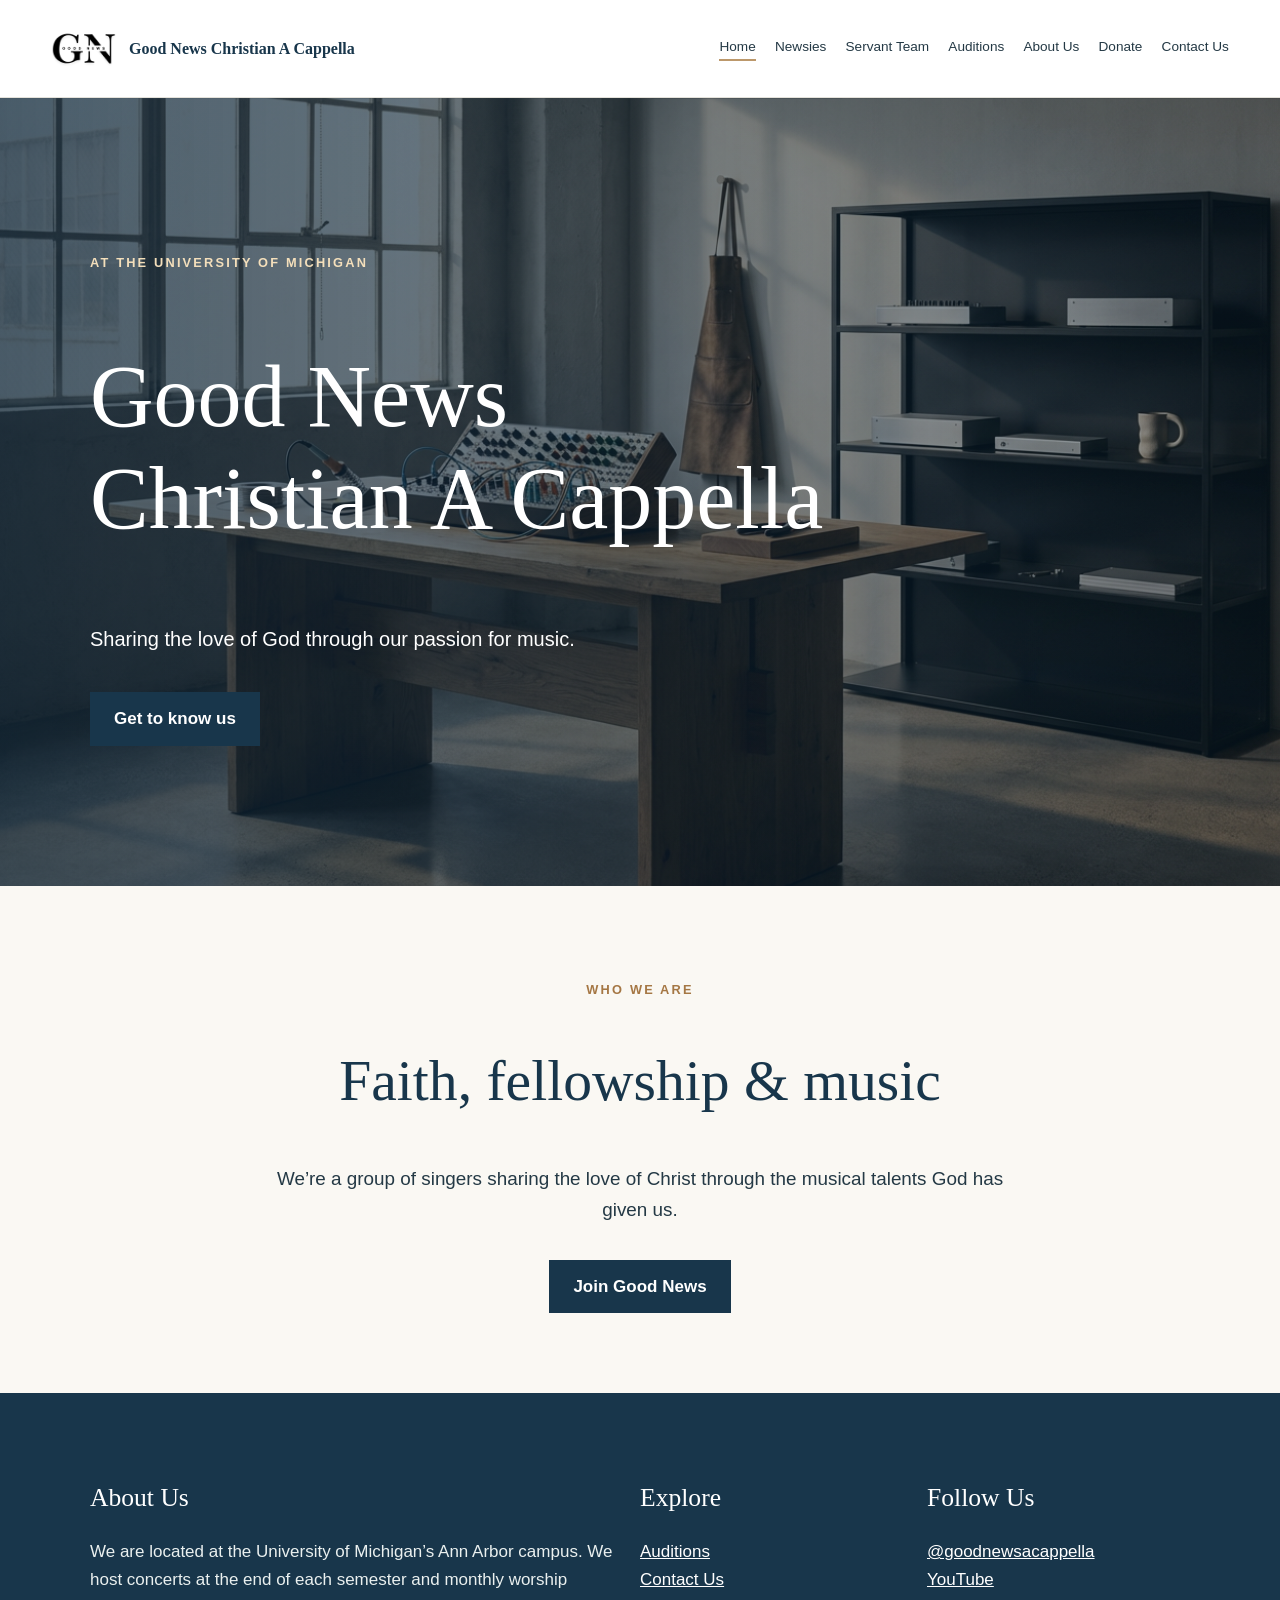
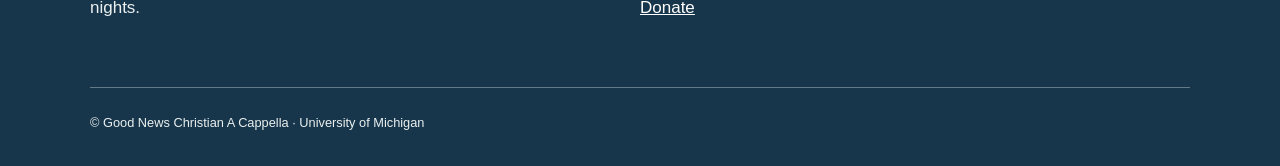
<file: index.html>
<!doctype html><html lang="en"><head><meta charset="utf-8"><meta name="viewport" content="width=device-width,initial-scale=1"><title>Home | Good News Christian A Cappella</title><meta name="description" content="Good News Christian A Cappella at the University of Michigan"><link rel="stylesheet" href="style.css"></head><body><a class="skip" href="#main">Skip to content</a><header class="header"><div class="header-inner"><a class="brand" href="index.html"><img src="photo-00.png" alt="Good News logo">Good News Christian A Cappella</a><button class="menu" aria-expanded="false" aria-controls="navigation">Menu</button><nav id="navigation" class="nav" aria-label="Main navigation"><a href="index.html" aria-current="page">Home</a><a href="newsies.html">Newsies</a><a href="steam.html">Servant Team</a><a href="auditions.html">Auditions</a><a href="about.html">About Us</a><a href="donate.html">Donate</a><a href="contact.html">Contact Us</a></nav></div></header><main id="main"><section class="hero home"><div class="container"><p class="eyebrow">At the University of Michigan</p><h1>Good News<br>Christian A Cappella</h1><p>Sharing the love of God through our passion for music.</p><a class="button" href="about.html">Get to know us</a></div></section><section class="section intro"><div class="narrow"><p class="eyebrow">Who we are</p><h2>Faith, fellowship & music</h2><p>We’re a group of singers sharing the love of Christ through the musical talents God has given us.</p><a class="button" href="auditions.html">Join Good News</a></div></section></main><footer class="footer"><div class="container grid"><div><h3>About Us</h3><p>We are located at the University of Michigan’s Ann Arbor campus. We host concerts at the end of each semester and monthly worship nights.</p></div><div><h3>Explore</h3><a href="auditions.html">Auditions</a><br><a href="contact.html">Contact Us</a><br><a href="donate.html">Donate</a></div><div><h3>Follow Us</h3><a href="https://www.instagram.com/goodnewsacappella/">@goodnewsacappella</a><br><a href="https://www.youtube.com/@goodnewschristianacappella">YouTube</a></div></div><div class="container copyright">© Good News Christian A Cappella · University of Michigan</div></footer><script src="script.js"></script></body></html>
</file>
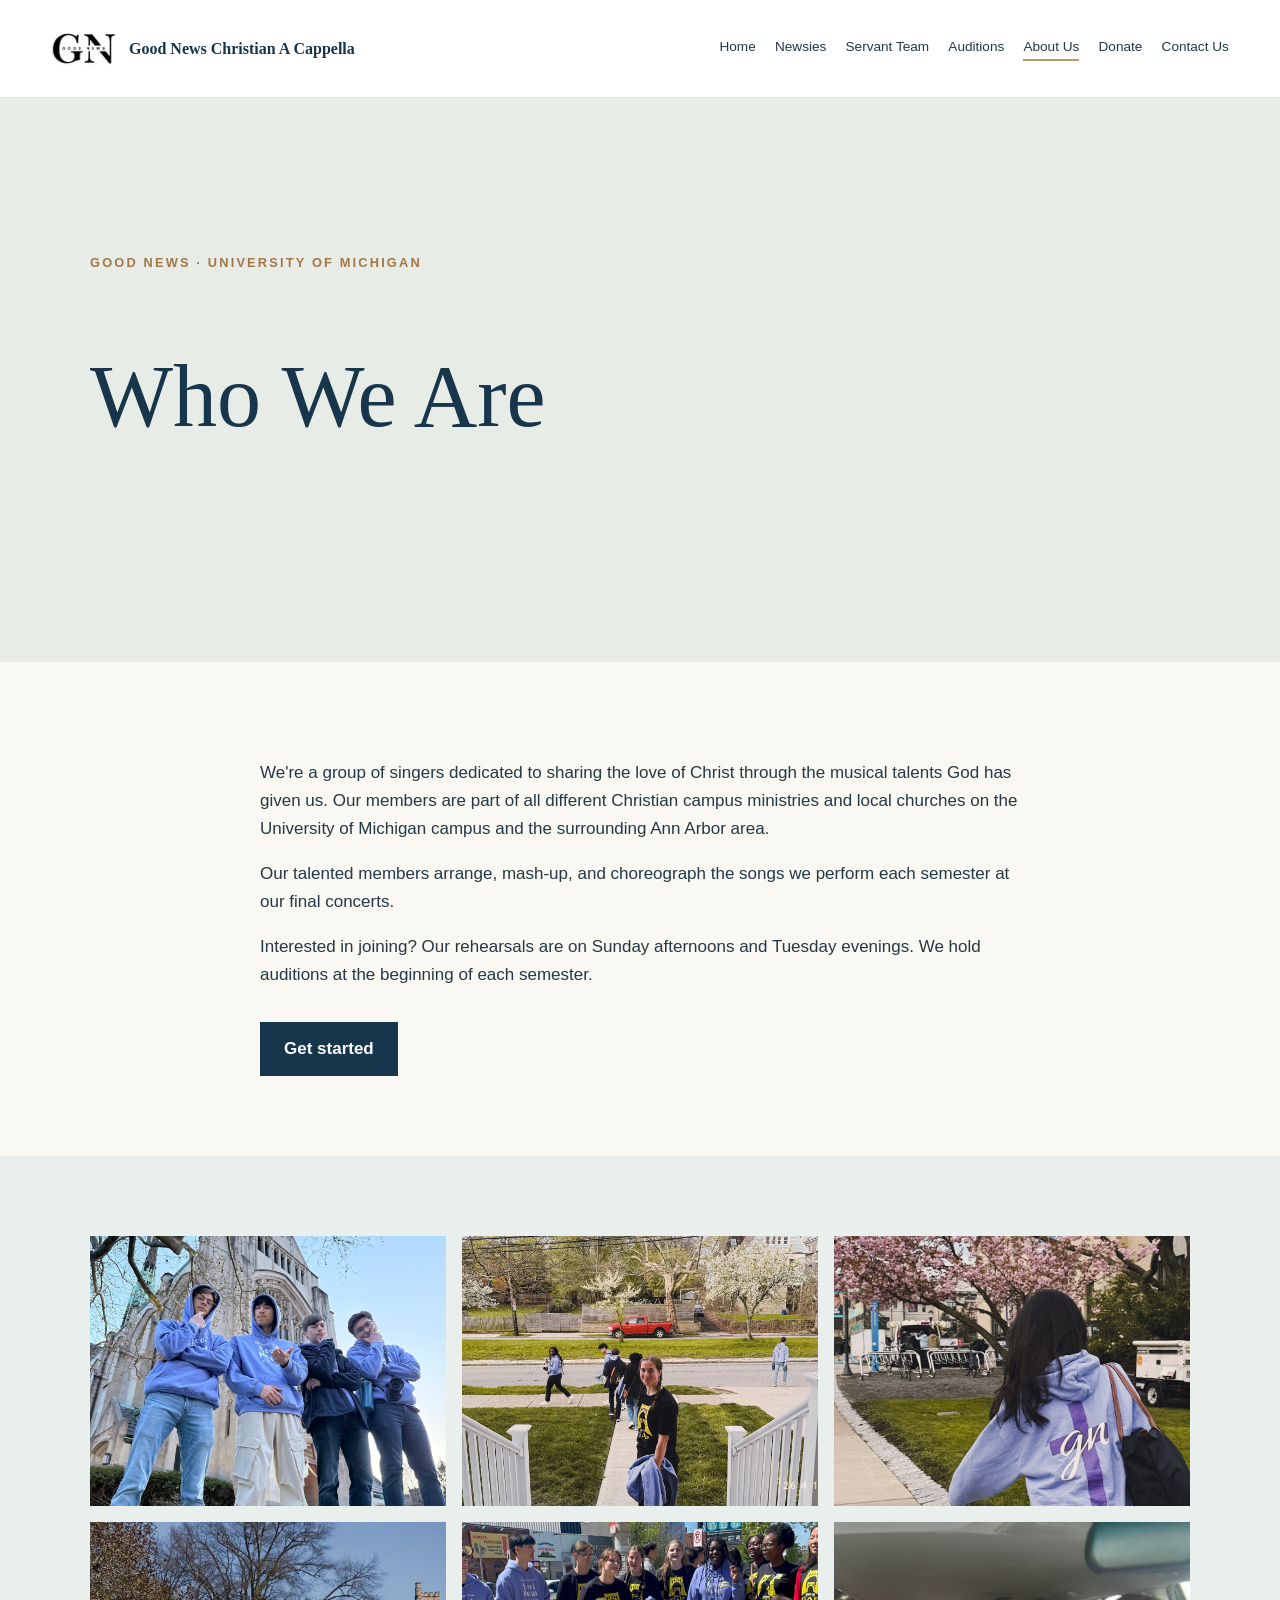
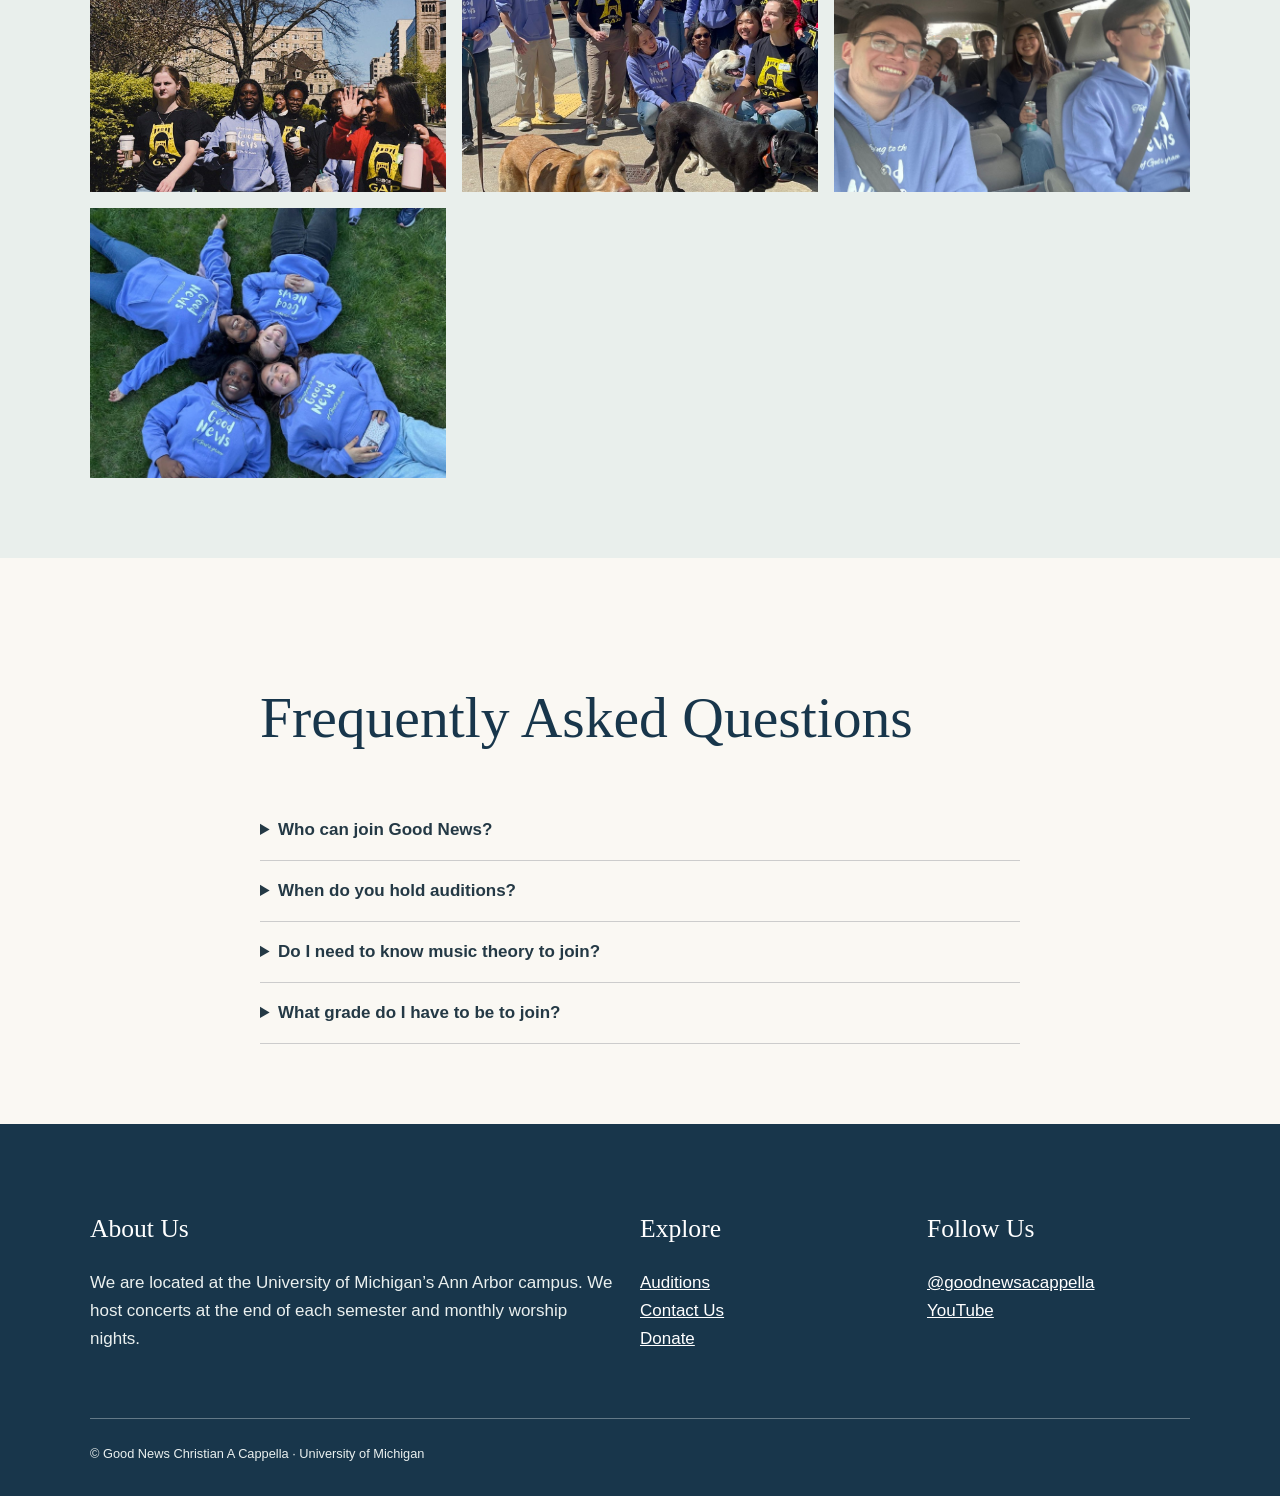
<file: about.html>
<!doctype html><html lang="en"><head><meta charset="utf-8"><meta name="viewport" content="width=device-width,initial-scale=1"><title>About Us | Good News Christian A Cappella</title><meta name="description" content="Good News Christian A Cappella at the University of Michigan"><link rel="stylesheet" href="style.css"></head><body><a class="skip" href="#main">Skip to content</a><header class="header"><div class="header-inner"><a class="brand" href="index.html"><img src="photo-00.png" alt="Good News logo">Good News Christian A Cappella</a><button class="menu" aria-expanded="false" aria-controls="navigation">Menu</button><nav id="navigation" class="nav" aria-label="Main navigation"><a href="index.html">Home</a><a href="newsies.html">Newsies</a><a href="steam.html">Servant Team</a><a href="auditions.html">Auditions</a><a href="about.html" aria-current="page">About Us</a><a href="donate.html">Donate</a><a href="contact.html">Contact Us</a></nav></div></header><main id="main"><section class="hero"><div class="container"><p class="eyebrow">Good News · University of Michigan</p><h1>Who We Are</h1><p></p></div></section><section class="section"><div class="narrow"><p>We&#x27;re a group of singers dedicated to sharing the love of Christ through the musical talents God has given us. Our members are part of all different Christian campus ministries and local churches on the University of Michigan campus and the surrounding Ann Arbor area.</p><p>Our talented members arrange, mash-up, and choreograph the songs we perform each semester at our final concerts.</p><p>Interested in joining? Our rehearsals are on Sunday afternoons and Tuesday evenings. We hold auditions at the beginning of each semester.</p><a class="button" href="auditions.html">Get started</a></div></section><section class="section alt"><div class="container gallery"><img loading="lazy" src="photo-03.jpg" alt="Good News group photo"><img loading="lazy" src="photo-04.jpg" alt="Good News group photo"><img loading="lazy" src="photo-05.jpg" alt="Good News group photo"><img loading="lazy" src="photo-06.jpg" alt="Good News group photo"><img loading="lazy" src="photo-07.jpg" alt="Good News group photo"><img loading="lazy" src="photo-08.jpg" alt="Good News group photo"><img loading="lazy" src="photo-09.jpg" alt="Good News group photo"></div></section><section class="section"><div class="narrow faq"><h2>Frequently Asked Questions</h2><details><summary>Who can join Good News?</summary><p>Anyone who’s a current student at the University of Michigan in Ann Arbor, M is eligible to join. As this is a Christian a cappella group, we encourage Christian students to join and ask for a brief testimony during auditions.</p></details><details><summary>When do you hold auditions?</summary><p>Auditions occur at the beginning of each semester. You can find more information at our Instagram or on our Auditions page. More specific questions? Fill out our contact form, and we’ll be in touch!</p></details><details><summary>Do I need to know music theory to join?</summary><p>Yes, you will likely need a base knowledge of some music theory to join Good News; however, our members have a broad range of experience with reading sheet music. For reference, we typically learn new music in a choir-style format, with time spent in sections to learn parts initially before singing our parts together and refining details as needed.</p></details><details><summary>What grade do I have to be to join?</summary><p>You can be any grade to be involved in Good News! We accept new members from first-semester freshmen to last-semester seniors.</p></details></div></section></main><footer class="footer"><div class="container grid"><div><h3>About Us</h3><p>We are located at the University of Michigan’s Ann Arbor campus. We host concerts at the end of each semester and monthly worship nights.</p></div><div><h3>Explore</h3><a href="auditions.html">Auditions</a><br><a href="contact.html">Contact Us</a><br><a href="donate.html">Donate</a></div><div><h3>Follow Us</h3><a href="https://www.instagram.com/goodnewsacappella/">@goodnewsacappella</a><br><a href="https://www.youtube.com/@goodnewschristianacappella">YouTube</a></div></div><div class="container copyright">© Good News Christian A Cappella · University of Michigan</div></footer><script src="script.js"></script></body></html>
</file>
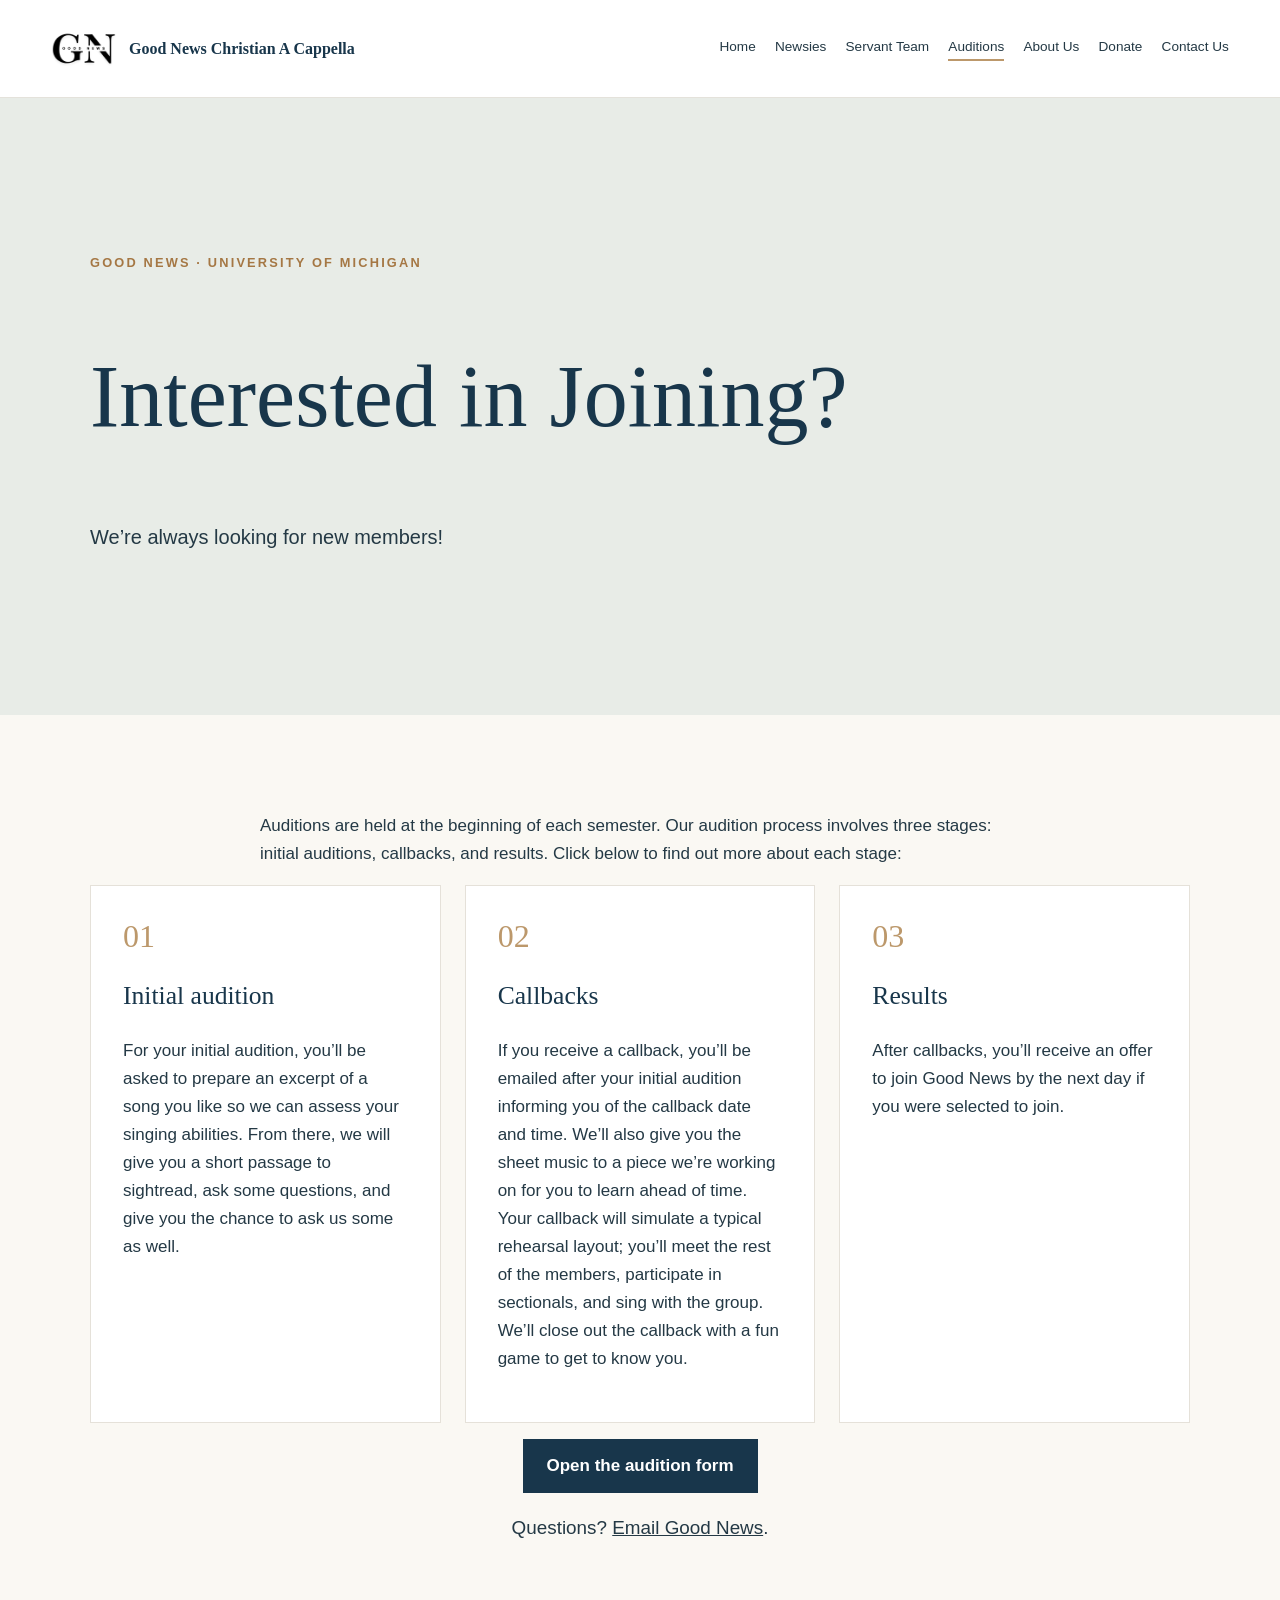
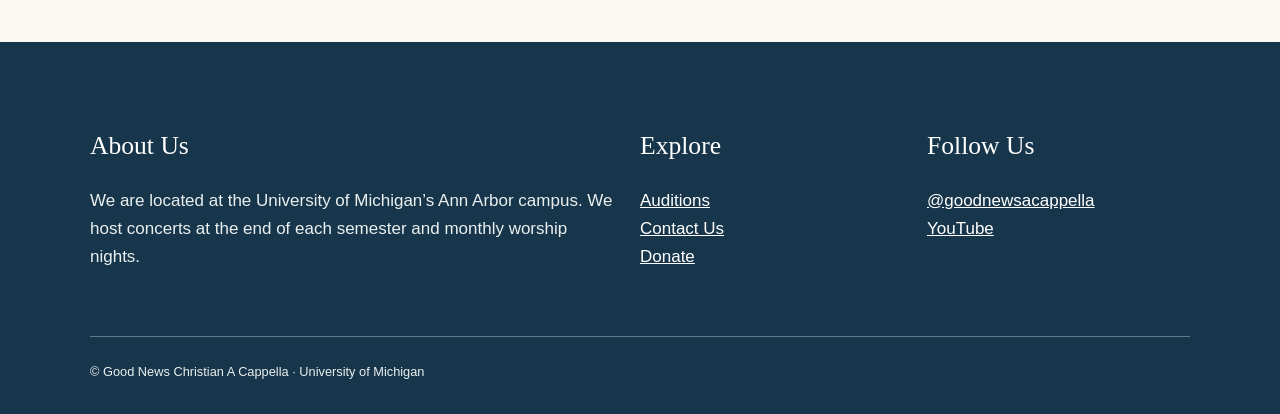
<file: auditions.html>
<!doctype html><html lang="en"><head><meta charset="utf-8"><meta name="viewport" content="width=device-width,initial-scale=1"><title>Auditions | Good News Christian A Cappella</title><meta name="description" content="Good News Christian A Cappella at the University of Michigan"><link rel="stylesheet" href="style.css"></head><body><a class="skip" href="#main">Skip to content</a><header class="header"><div class="header-inner"><a class="brand" href="index.html"><img src="photo-00.png" alt="Good News logo">Good News Christian A Cappella</a><button class="menu" aria-expanded="false" aria-controls="navigation">Menu</button><nav id="navigation" class="nav" aria-label="Main navigation"><a href="index.html">Home</a><a href="newsies.html">Newsies</a><a href="steam.html">Servant Team</a><a href="auditions.html" aria-current="page">Auditions</a><a href="about.html">About Us</a><a href="donate.html">Donate</a><a href="contact.html">Contact Us</a></nav></div></header><main id="main"><section class="hero"><div class="container"><p class="eyebrow">Good News · University of Michigan</p><h1>Interested in Joining?</h1><p>We’re always looking for new members!</p></div></section><section class="section"><div class="narrow"><p>Auditions are held at the beginning of each semester. Our audition process involves three stages: initial auditions, callbacks, and results. Click below to find out more about each stage:</p></div><div class="container grid steps"><div class="card"><h3>Initial audition</h3><p>For your initial audition, you’ll be asked to prepare an excerpt of a song you like so we can assess your singing abilities. From there, we will give you a short passage to sightread, ask some questions, and give you the chance to ask us some as well.</p></div><div class="card"><h3>Callbacks</h3><p>If you receive a callback, you’ll be emailed after your initial audition informing you of the callback date and time. We’ll also give you the sheet music to a piece we’re working on for you to learn ahead of time. Your callback will simulate a typical rehearsal layout; you’ll meet the rest of the members, participate in sectionals, and sing with the group. We’ll close out the callback with a fun game to get to know you.</p></div><div class="card"><h3>Results</h3><p>After callbacks, you’ll receive an offer to join Good News by the next day if you were selected to join.</p></div></div><div class="narrow intro"><a class="button" href="https://docs.google.com/forms/d/e/1FAIpQLSezvTC4o3O2NqvZ-B46i0IhCM-pPlJJK0DXwhvFQxeAk5zfpw/viewform?usp=send_form&amp;utm_source=ig&amp;utm_medium=social&amp;utm_content=link_in_bio" target="_blank" rel="noopener noreferrer">Open the audition form</a><p>Questions? <a href="mailto:goodnewsacap@gmail.com">Email Good News</a>.</p></div></section></main><footer class="footer"><div class="container grid"><div><h3>About Us</h3><p>We are located at the University of Michigan’s Ann Arbor campus. We host concerts at the end of each semester and monthly worship nights.</p></div><div><h3>Explore</h3><a href="auditions.html">Auditions</a><br><a href="contact.html">Contact Us</a><br><a href="donate.html">Donate</a></div><div><h3>Follow Us</h3><a href="https://www.instagram.com/goodnewsacappella/">@goodnewsacappella</a><br><a href="https://www.youtube.com/@goodnewschristianacappella">YouTube</a></div></div><div class="container copyright">© Good News Christian A Cappella · University of Michigan</div></footer><script src="script.js"></script></body></html>
</file>
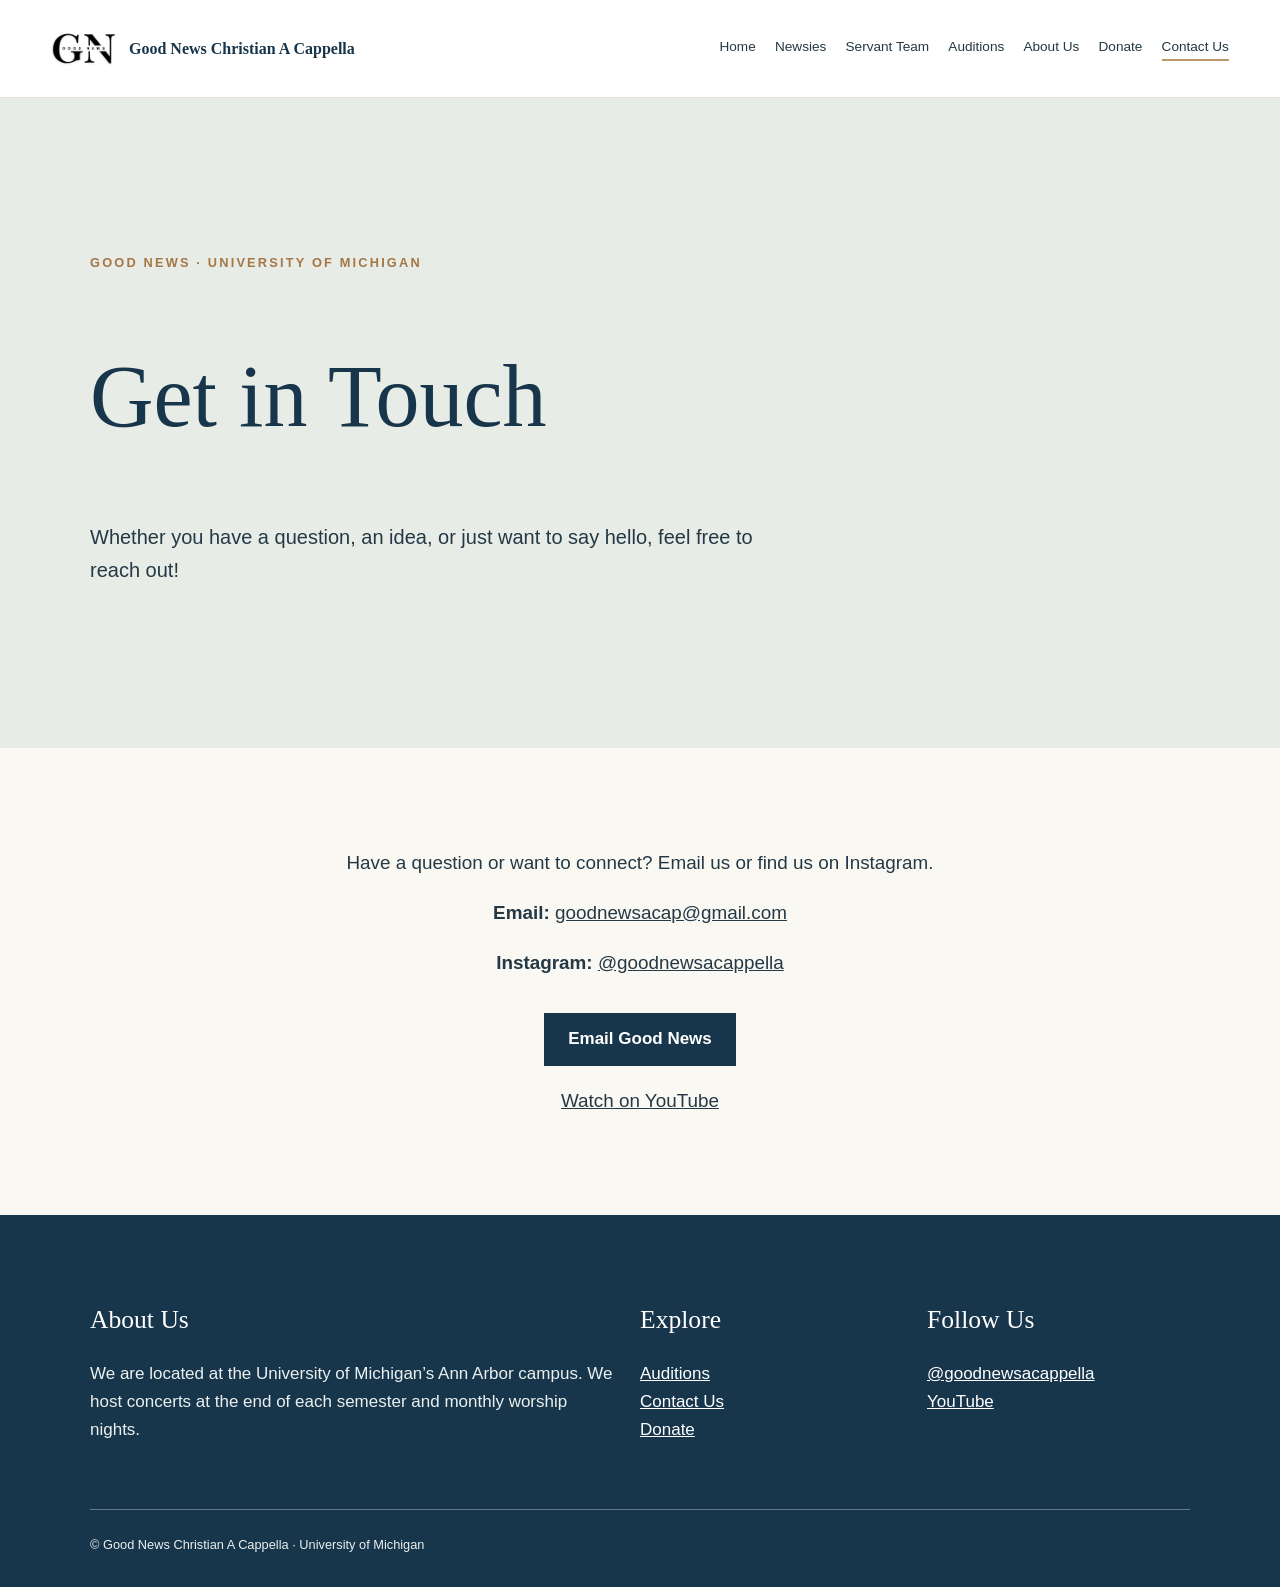
<file: contact.html>
<!doctype html><html lang="en"><head><meta charset="utf-8"><meta name="viewport" content="width=device-width,initial-scale=1"><title>Contact Us | Good News Christian A Cappella</title><meta name="description" content="Good News Christian A Cappella at the University of Michigan"><link rel="stylesheet" href="style.css"></head><body><a class="skip" href="#main">Skip to content</a><header class="header"><div class="header-inner"><a class="brand" href="index.html"><img src="photo-00.png" alt="Good News logo">Good News Christian A Cappella</a><button class="menu" aria-expanded="false" aria-controls="navigation">Menu</button><nav id="navigation" class="nav" aria-label="Main navigation"><a href="index.html">Home</a><a href="newsies.html">Newsies</a><a href="steam.html">Servant Team</a><a href="auditions.html">Auditions</a><a href="about.html">About Us</a><a href="donate.html">Donate</a><a href="contact.html" aria-current="page">Contact Us</a></nav></div></header><main id="main"><section class="hero"><div class="container"><p class="eyebrow">Good News · University of Michigan</p><h1>Get in Touch</h1><p>Whether you have a question, an idea, or just want to say hello, feel free to reach out!</p></div></section><section class="section intro"><div class="narrow"><p>Have a question or want to connect? Email us or find us on Instagram.</p><p><strong>Email:</strong> <a href="mailto:goodnewsacap@gmail.com">goodnewsacap@gmail.com</a></p><p><strong>Instagram:</strong> <a href="https://www.instagram.com/goodnewsacappella/">@goodnewsacappella</a></p><a class="button" href="mailto:goodnewsacap@gmail.com">Email Good News</a><p><a href="https://www.youtube.com/@goodnewschristianacappella">Watch on YouTube</a></p></div></section></main><footer class="footer"><div class="container grid"><div><h3>About Us</h3><p>We are located at the University of Michigan’s Ann Arbor campus. We host concerts at the end of each semester and monthly worship nights.</p></div><div><h3>Explore</h3><a href="auditions.html">Auditions</a><br><a href="contact.html">Contact Us</a><br><a href="donate.html">Donate</a></div><div><h3>Follow Us</h3><a href="https://www.instagram.com/goodnewsacappella/">@goodnewsacappella</a><br><a href="https://www.youtube.com/@goodnewschristianacappella">YouTube</a></div></div><div class="container copyright">© Good News Christian A Cappella · University of Michigan</div></footer><script src="script.js"></script></body></html>
</file>
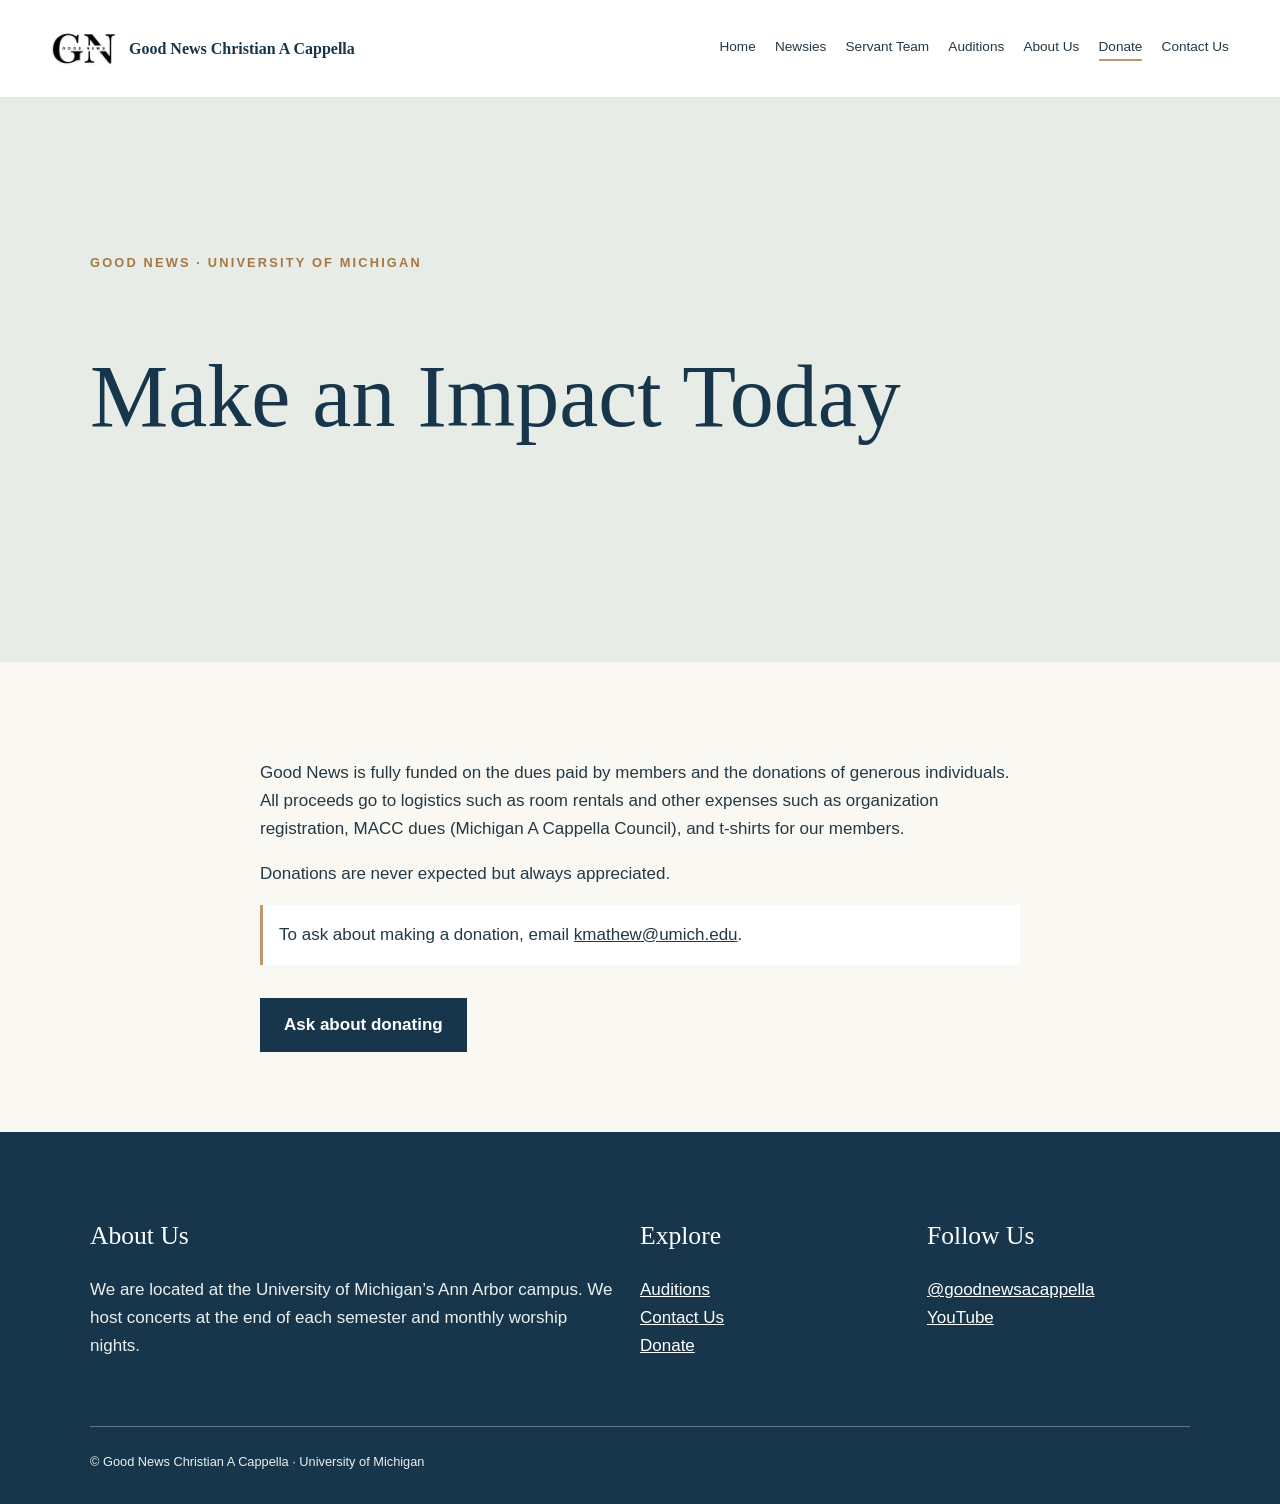
<file: donate.html>
<!doctype html><html lang="en"><head><meta charset="utf-8"><meta name="viewport" content="width=device-width,initial-scale=1"><title>Donate | Good News Christian A Cappella</title><meta name="description" content="Good News Christian A Cappella at the University of Michigan"><link rel="stylesheet" href="style.css"></head><body><a class="skip" href="#main">Skip to content</a><header class="header"><div class="header-inner"><a class="brand" href="index.html"><img src="photo-00.png" alt="Good News logo">Good News Christian A Cappella</a><button class="menu" aria-expanded="false" aria-controls="navigation">Menu</button><nav id="navigation" class="nav" aria-label="Main navigation"><a href="index.html">Home</a><a href="newsies.html">Newsies</a><a href="steam.html">Servant Team</a><a href="auditions.html">Auditions</a><a href="about.html">About Us</a><a href="donate.html" aria-current="page">Donate</a><a href="contact.html">Contact Us</a></nav></div></header><main id="main"><section class="hero"><div class="container"><p class="eyebrow">Good News · University of Michigan</p><h1>Make an Impact Today</h1><p></p></div></section><section class="section"><div class="narrow"><p>Good News is fully funded on the dues paid by members and the donations of generous individuals. All proceeds go to logistics such as room rentals and other expenses such as organization registration, MACC dues (Michigan A Cappella Council), and t-shirts for our members.</p><p>Donations are never expected but always appreciated.</p><p class="notice">To ask about making a donation, email <a href="mailto:kmathew@umich.edu">kmathew@umich.edu</a>.</p><a class="button" href="mailto:kmathew@umich.edu?subject=Good%20News%20Donation">Ask about donating</a></div></section></main><footer class="footer"><div class="container grid"><div><h3>About Us</h3><p>We are located at the University of Michigan’s Ann Arbor campus. We host concerts at the end of each semester and monthly worship nights.</p></div><div><h3>Explore</h3><a href="auditions.html">Auditions</a><br><a href="contact.html">Contact Us</a><br><a href="donate.html">Donate</a></div><div><h3>Follow Us</h3><a href="https://www.instagram.com/goodnewsacappella/">@goodnewsacappella</a><br><a href="https://www.youtube.com/@goodnewschristianacappella">YouTube</a></div></div><div class="container copyright">© Good News Christian A Cappella · University of Michigan</div></footer><script src="script.js"></script></body></html>
</file>
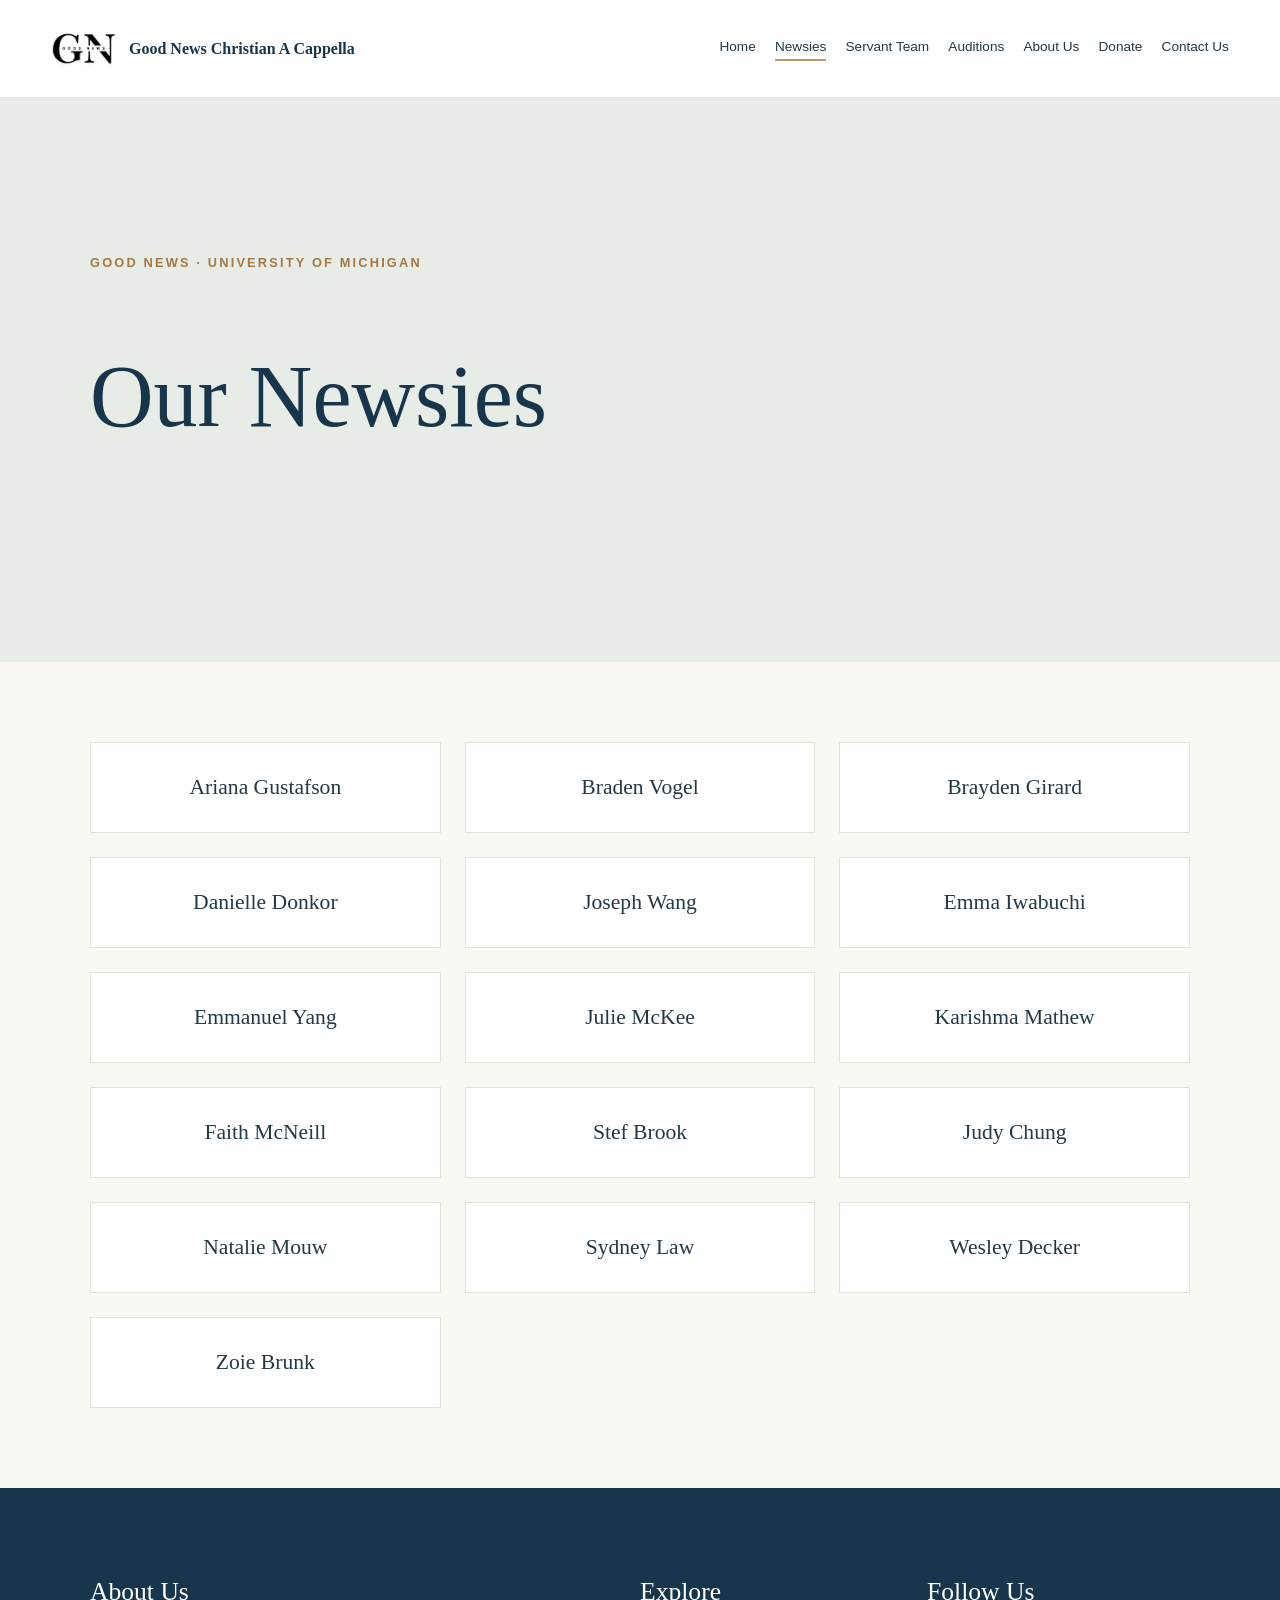
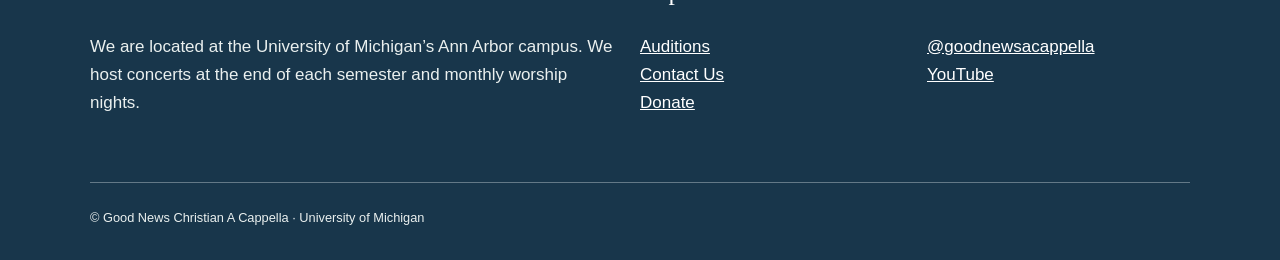
<file: newsies.html>
<!doctype html><html lang="en"><head><meta charset="utf-8"><meta name="viewport" content="width=device-width,initial-scale=1"><title>Newsies | Good News Christian A Cappella</title><meta name="description" content="Good News Christian A Cappella at the University of Michigan"><link rel="stylesheet" href="style.css"></head><body><a class="skip" href="#main">Skip to content</a><header class="header"><div class="header-inner"><a class="brand" href="index.html"><img src="photo-00.png" alt="Good News logo">Good News Christian A Cappella</a><button class="menu" aria-expanded="false" aria-controls="navigation">Menu</button><nav id="navigation" class="nav" aria-label="Main navigation"><a href="index.html">Home</a><a href="newsies.html" aria-current="page">Newsies</a><a href="steam.html">Servant Team</a><a href="auditions.html">Auditions</a><a href="about.html">About Us</a><a href="donate.html">Donate</a><a href="contact.html">Contact Us</a></nav></div></header><main id="main"><section class="hero"><div class="container"><p class="eyebrow">Good News · University of Michigan</p><h1>Our Newsies</h1><p></p></div></section><section class="section"><div class="container grid people"><div class="card">Ariana Gustafson</div><div class="card">Braden Vogel</div><div class="card">Brayden Girard</div><div class="card">Danielle Donkor</div><div class="card">Joseph Wang</div><div class="card">Emma Iwabuchi</div><div class="card">Emmanuel Yang</div><div class="card">Julie McKee</div><div class="card">Karishma Mathew</div><div class="card">Faith McNeill</div><div class="card">Stef Brook</div><div class="card">Judy Chung</div><div class="card">Natalie Mouw</div><div class="card">Sydney Law</div><div class="card">Wesley Decker</div><div class="card">Zoie Brunk</div></div></section></main><footer class="footer"><div class="container grid"><div><h3>About Us</h3><p>We are located at the University of Michigan’s Ann Arbor campus. We host concerts at the end of each semester and monthly worship nights.</p></div><div><h3>Explore</h3><a href="auditions.html">Auditions</a><br><a href="contact.html">Contact Us</a><br><a href="donate.html">Donate</a></div><div><h3>Follow Us</h3><a href="https://www.instagram.com/goodnewsacappella/">@goodnewsacappella</a><br><a href="https://www.youtube.com/@goodnewschristianacappella">YouTube</a></div></div><div class="container copyright">© Good News Christian A Cappella · University of Michigan</div></footer><script src="script.js"></script></body></html>
</file>
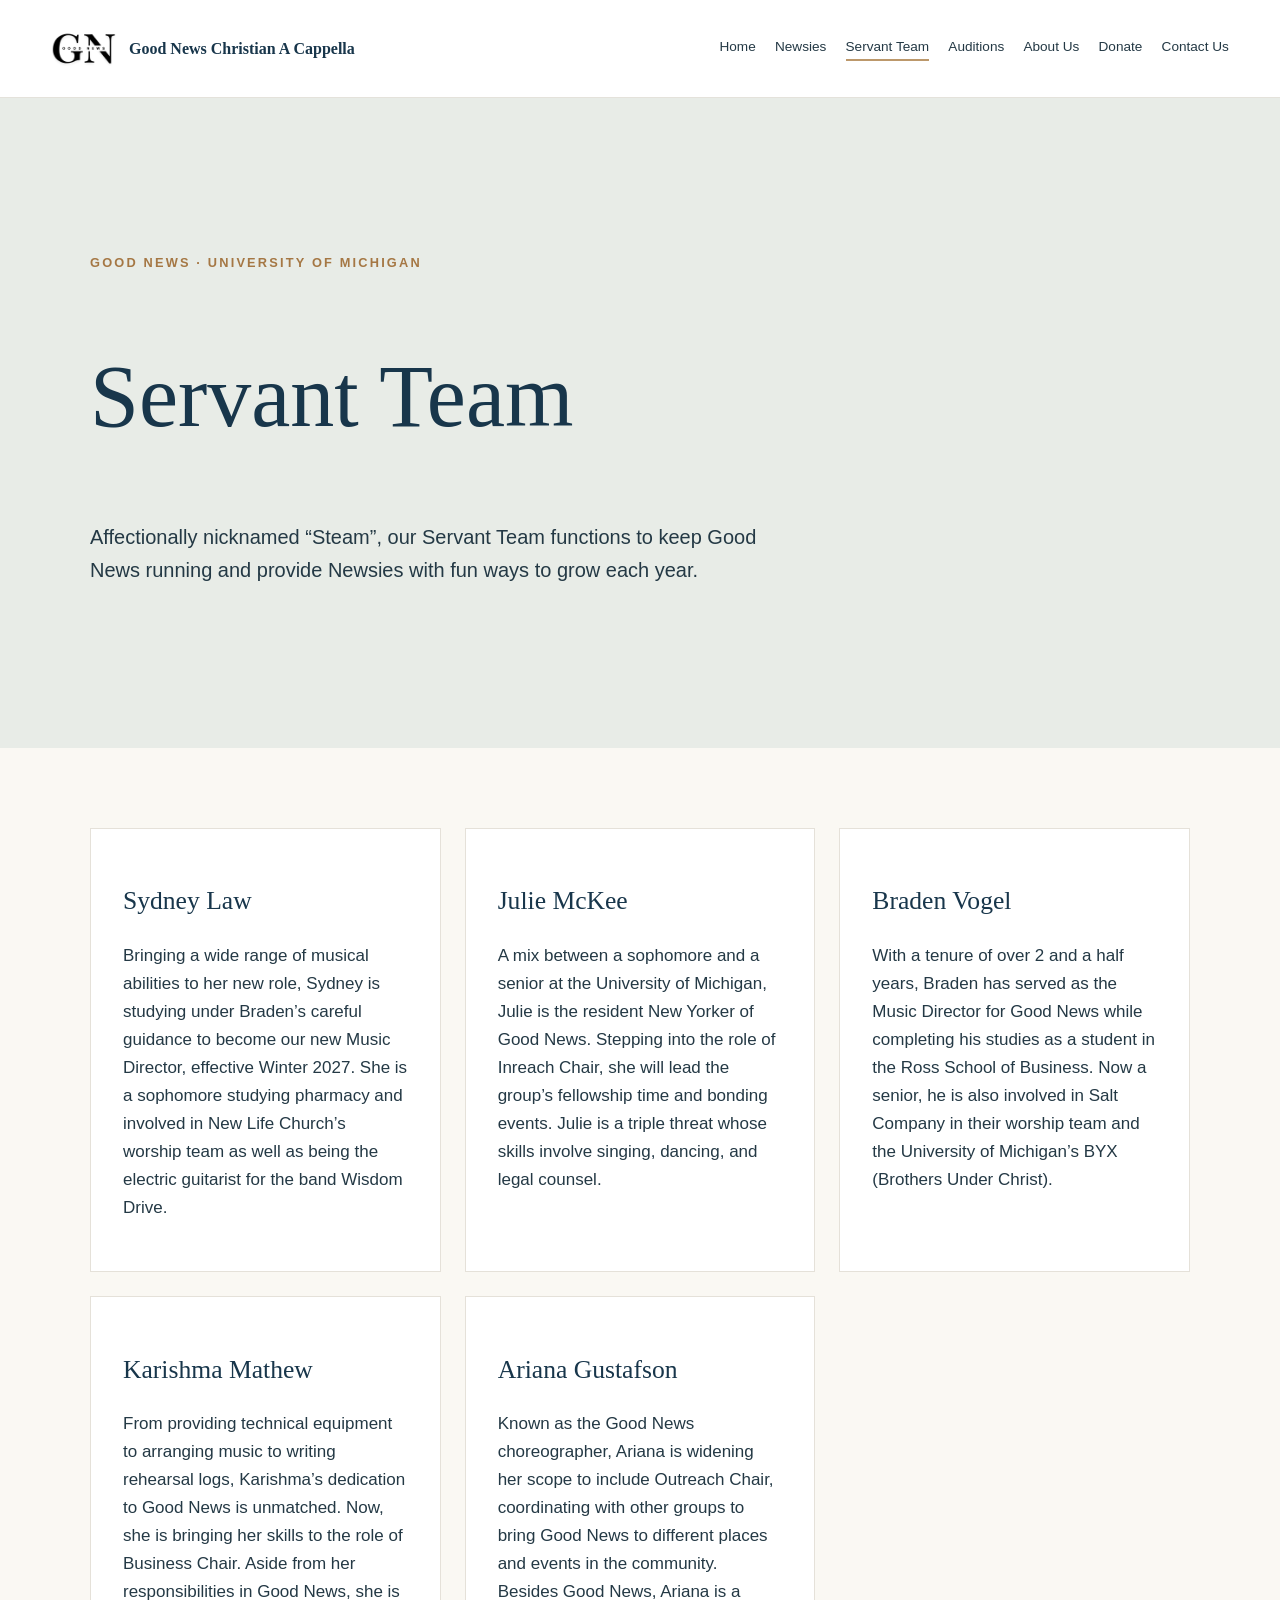
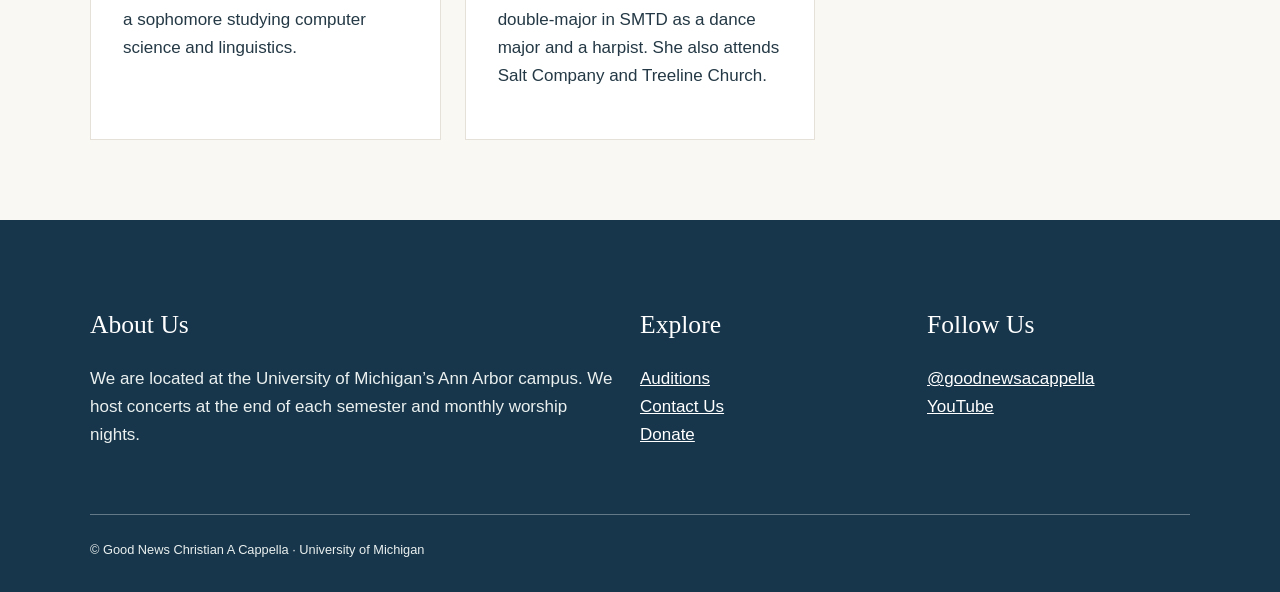
<file: steam.html>
<!doctype html><html lang="en"><head><meta charset="utf-8"><meta name="viewport" content="width=device-width,initial-scale=1"><title>Servant Team | Good News Christian A Cappella</title><meta name="description" content="Good News Christian A Cappella at the University of Michigan"><link rel="stylesheet" href="style.css"></head><body><a class="skip" href="#main">Skip to content</a><header class="header"><div class="header-inner"><a class="brand" href="index.html"><img src="photo-00.png" alt="Good News logo">Good News Christian A Cappella</a><button class="menu" aria-expanded="false" aria-controls="navigation">Menu</button><nav id="navigation" class="nav" aria-label="Main navigation"><a href="index.html">Home</a><a href="newsies.html">Newsies</a><a href="steam.html" aria-current="page">Servant Team</a><a href="auditions.html">Auditions</a><a href="about.html">About Us</a><a href="donate.html">Donate</a><a href="contact.html">Contact Us</a></nav></div></header><main id="main"><section class="hero"><div class="container"><p class="eyebrow">Good News · University of Michigan</p><h1>Servant Team</h1><p>Affectionally nicknamed “Steam”, our Servant Team functions to keep Good News running and provide Newsies with fun ways to grow each year.</p></div></section><section class="section"><div class="container grid"><article class="card"><h3>Sydney Law</h3><p>Bringing a wide range of musical abilities to her new role, Sydney is studying under Braden’s careful guidance to become our new Music Director, effective Winter 2027. She is a sophomore studying pharmacy and involved in New Life Church’s worship team as well as being the electric guitarist for the band Wisdom Drive.</p></article><article class="card"><h3>Julie McKee</h3><p>A mix between a sophomore and a senior at the University of Michigan, Julie is the resident New Yorker of Good News. Stepping into the role of Inreach Chair, she will lead the group’s fellowship time and bonding events. Julie is a triple threat whose skills involve singing, dancing, and legal counsel.</p></article><article class="card"><h3>Braden Vogel</h3><p>With a tenure of over 2 and a half years, Braden has served as the Music Director for Good News while completing his studies as a student in the Ross School of Business. Now a senior, he is also involved in Salt Company in their worship team and the University of Michigan’s BYX (Brothers Under Christ).</p></article><article class="card"><h3>Karishma Mathew</h3><p>From providing technical equipment to arranging music to writing rehearsal logs, Karishma’s dedication to Good News is unmatched. Now, she is bringing her skills to the role of Business Chair. Aside from her responsibilities in Good News, she is a sophomore studying computer science and linguistics.</p></article><article class="card"><h3>Ariana Gustafson</h3><p>Known as the Good News choreographer, Ariana is widening her scope to include Outreach Chair, coordinating with other groups to bring Good News to different places and events in the community. Besides Good News, Ariana is a double-major in SMTD as a dance major and a harpist. She also attends Salt Company and Treeline Church.</p></article></div></section></main><footer class="footer"><div class="container grid"><div><h3>About Us</h3><p>We are located at the University of Michigan’s Ann Arbor campus. We host concerts at the end of each semester and monthly worship nights.</p></div><div><h3>Explore</h3><a href="auditions.html">Auditions</a><br><a href="contact.html">Contact Us</a><br><a href="donate.html">Donate</a></div><div><h3>Follow Us</h3><a href="https://www.instagram.com/goodnewsacappella/">@goodnewsacappella</a><br><a href="https://www.youtube.com/@goodnewschristianacappella">YouTube</a></div></div><div class="container copyright">© Good News Christian A Cappella · University of Michigan</div></footer><script src="script.js"></script></body></html>
</file>
<file: style.css>
*{box-sizing:border-box}html{scroll-behavior:smooth}body{margin:0;background:#faf8f3;color:#243945;font:17px/1.65 Arial,sans-serif}h1,h2,h3{font-family:Georgia,serif;font-weight:normal;line-height:1.16;color:#18364b}h1{font-size:clamp(3rem,7vw,5.5rem)}h2{font-size:clamp(2.2rem,5vw,3.6rem)}h3{font-size:1.6rem}a{color:inherit}.skip{position:absolute;left:-999px}.skip:focus{left:1rem;top:1rem;background:#fff;z-index:10}.header{background:#fff;border-bottom:1px solid #e4e2db;position:relative;z-index:3}.header-inner{max-width:1350px;margin:auto;padding:1rem 4%;display:flex;align-items:center;justify-content:space-between;gap:1rem}.brand{display:flex;align-items:center;gap:.8rem;text-decoration:none;font:600 1rem Georgia,serif;color:#18364b}.brand img{height:65px;width:65px;object-fit:contain}.nav{display:flex;gap:clamp(.6rem,1.5vw,1.6rem)}.nav a{text-decoration:none;font-size:.85rem;white-space:nowrap}.nav a[aria-current=page]{border-bottom:2px solid #bc986b}.menu{display:none}.container{width:min(1100px,90%);margin:auto}.narrow{width:min(760px,90%);margin:auto}.hero{background:#e8ece7;padding:clamp(5rem,11vw,9rem) 0}.hero p{font-size:1.25rem;max-width:680px}.hero.home{min-height:72vh;display:flex;align-items:center;background:linear-gradient(90deg,#0c263abf,#0c263a66),url(photo-01.png) center/cover}.hero.home h1,.hero.home p{color:#fff}.eyebrow{text-transform:uppercase;letter-spacing:.17em;font-size:.8rem!important;font-weight:bold;color:#a57744}.hero.home .eyebrow{color:#f4dfbb}.section{padding:5rem 0}.alt{background:#e9efec}.intro{text-align:center}.intro p{font-size:1.18rem}.button{display:inline-block;padding:.8rem 1.5rem;margin-top:1rem;background:#18364b;color:white;text-decoration:none;font-weight:bold}.button:hover{background:#315a70}.grid{display:grid;grid-template-columns:repeat(3,1fr);gap:1.5rem}.card{padding:2rem;background:white;border:1px solid #e5e1d9}.people .card{text-align:center;font:1.35rem Georgia,serif}.gallery{display:grid;grid-template-columns:repeat(3,1fr);gap:1rem}.gallery img{width:100%;height:270px;object-fit:cover}.faq details{padding:1rem 0;border-bottom:1px solid #ccc}.faq summary{cursor:pointer;font-weight:bold}.footer{background:#18364b;color:#eaf0ef;padding:4rem 0 2rem}.footer h3{color:white}.footer .grid{grid-template-columns:2fr 1fr 1fr}.footer a{color:white}.copyright{border-top:1px solid #637987;padding-top:1.5rem;margin-top:3rem;font-size:.8rem}.notice{background:white;border-left:3px solid #bc986b;padding:1rem}.steps{counter-reset:s}.steps .card:before{counter-increment:s;content:'0' counter(s);font:2rem Georgia,serif;color:#bc986b}@media(max-width:950px){.menu{display:block;background:white;border:1px solid #18364b;padding:.5rem .8rem}.nav{display:none;position:absolute;top:100%;left:0;right:0;background:white;padding:1.5rem 5%;box-shadow:0 10px 20px #0002;flex-direction:column}.nav.open{display:flex}}@media(max-width:650px){.grid,.gallery,.footer .grid{grid-template-columns:1fr}.section{padding:3.5rem 0}.gallery img{height:auto;aspect-ratio:4/3}.brand img{width:48px;height:48px}}
</file>
